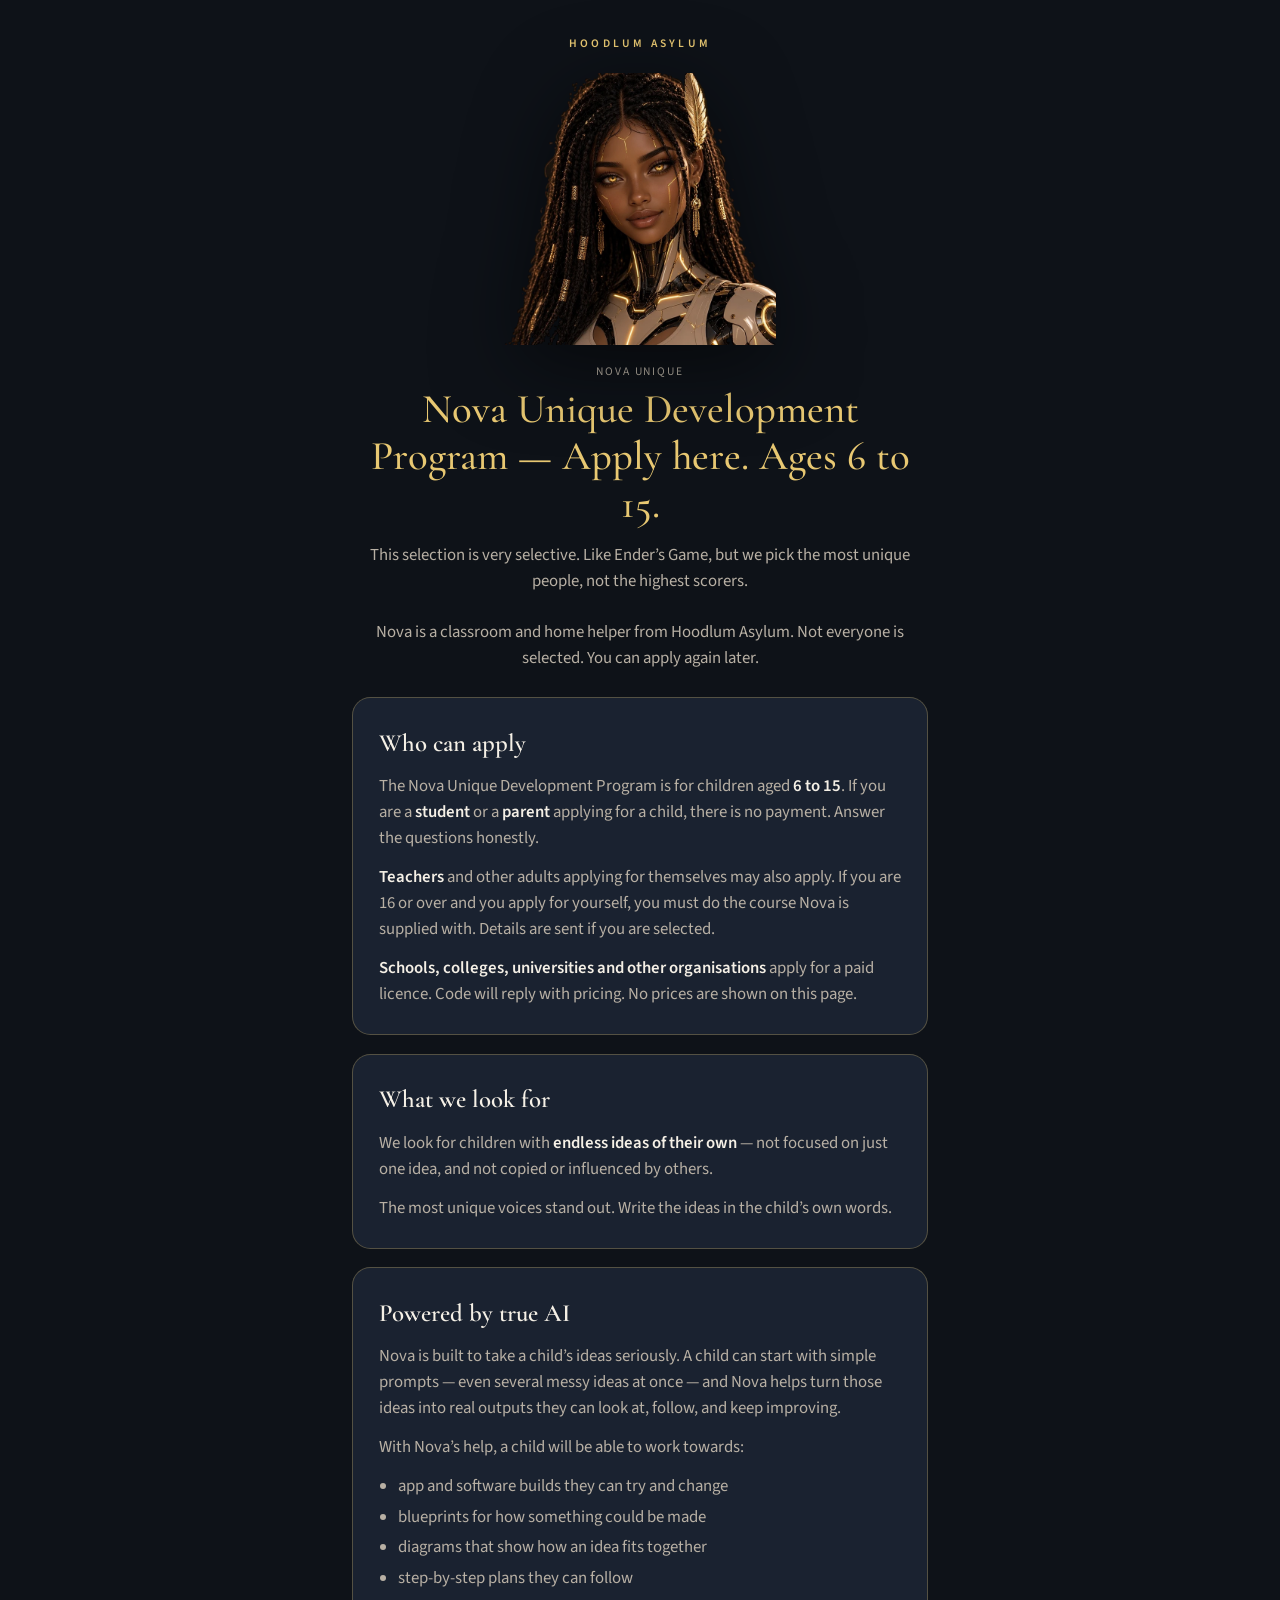
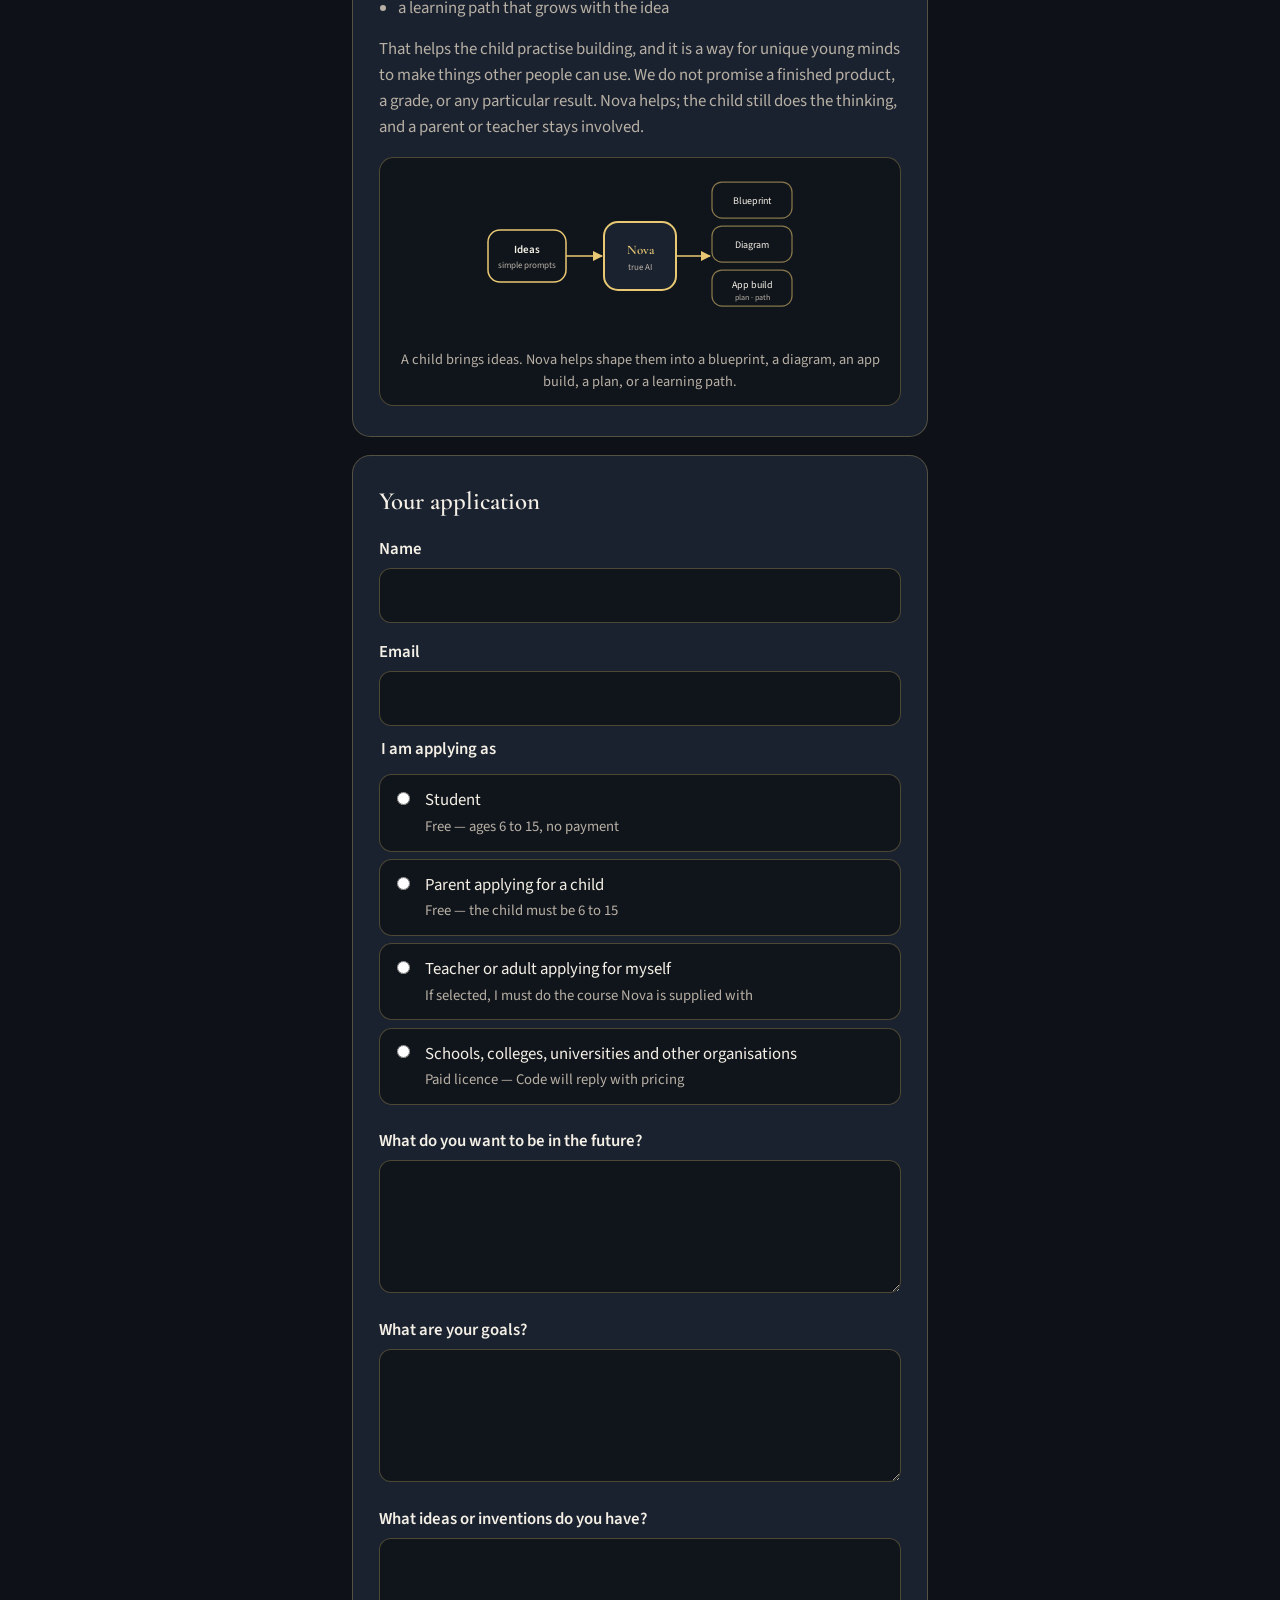
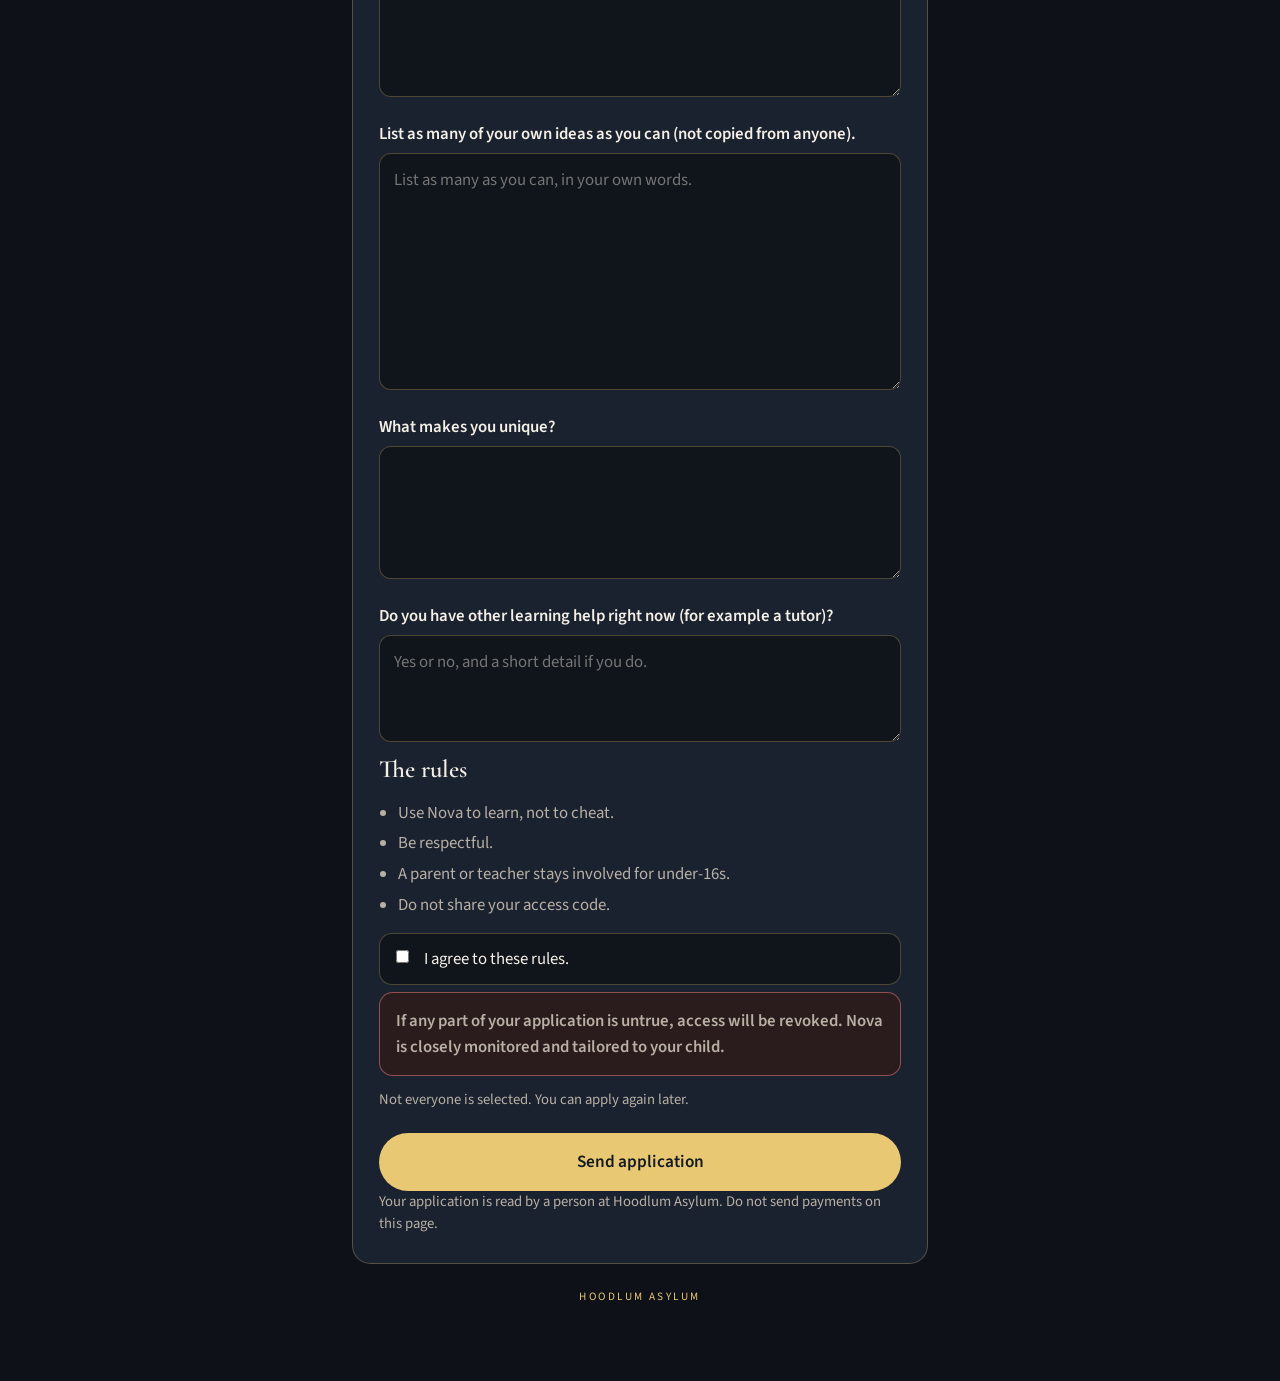
<file: docs/index.html>
<!DOCTYPE html>
<html lang="en">
<head>
  <meta charset="utf-8">
  <meta name="viewport" content="width=device-width, initial-scale=1, viewport-fit=cover">
  <title>Nova Unique Development Program — Apply here. Ages 6 to 15.</title>
  <meta name="description" content="Nova Unique Development Program — Apply here. Ages 6 to 15. Very selective. We pick the most unique people, not the highest scorers.">
  <meta name="theme-color" content="#0E1218">
  <link rel="icon" type="image/png" href="assets/favicon.png">
  <link rel="preconnect" href="https://fonts.googleapis.com">
  <link rel="preconnect" href="https://fonts.gstatic.com" crossorigin>
  <link href="https://fonts.googleapis.com/css2?family=Cormorant+Garamond:ital,wght@0,500;0,600;1,500&family=Source+Sans+3:wght@400;600&display=swap" rel="stylesheet">
  <link rel="stylesheet" href="style.css">
</head>
<body>
  <main class="wrap">
    <header class="hero">
      <p class="brand">Hoodlum Asylum</p>
      <img class="face" src="assets/nova-face.webp" width="720" height="720" alt="Nova, a gold and cream android with warm gold eyes and a gold feather in her braids">
      <p class="kicker">Nova Unique</p>
      <h1>Nova Unique Development Program — Apply here. Ages 6 to 15.</h1>
      <p class="lead">This selection is very selective. Like Ender’s Game, but we pick the most unique people, not the highest scorers.</p>
      <p class="lead">Nova is a classroom and home helper from Hoodlum Asylum. Not everyone is selected. You can apply again later.</p>
    </header>

    <section class="card" aria-labelledby="who-heading">
      <h2 id="who-heading">Who can apply</h2>
      <p>The Nova Unique Development Program is for children aged <strong>6 to 15</strong>. If you are a <strong>student</strong> or a <strong>parent</strong> applying for a child, there is no payment. Answer the questions honestly.</p>
      <p><strong>Teachers</strong> and other adults applying for themselves may also apply. If you are 16 or over and you apply for yourself, you must do the course Nova is supplied with. Details are sent if you are selected.</p>
      <p><strong>Schools, colleges, universities and other organisations</strong> apply for a paid licence. Code will reply with pricing. No prices are shown on this page.</p>
    </section>

    <section class="card" aria-labelledby="look-heading">
      <h2 id="look-heading">What we look for</h2>
      <p>We look for children with <strong>endless ideas of their own</strong> — not focused on just one idea, and not copied or influenced by others.</p>
      <p>The most unique voices stand out. Write the ideas in the child’s own words.</p>
    </section>

    <section class="card powered" aria-labelledby="powered-heading">
      <h2 id="powered-heading">Powered by true AI</h2>
      <p>Nova is built to take a child’s ideas seriously. A child can start with simple prompts — even several messy ideas at once — and Nova helps turn those ideas into real outputs they can look at, follow, and keep improving.</p>
      <p>With Nova’s help, a child will be able to work towards:</p>
      <ul class="make">
        <li>app and software builds they can try and change</li>
        <li>blueprints for how something could be made</li>
        <li>diagrams that show how an idea fits together</li>
        <li>step-by-step plans they can follow</li>
        <li>a learning path that grows with the idea</li>
      </ul>
      <p>That helps the child practise building, and it is a way for unique young minds to make things other people can use. We do not promise a finished product, a grade, or any particular result. Nova helps; the child still does the thinking, and a parent or teacher stays involved.</p>

      <figure class="flow" aria-label="A child’s ideas go into Nova, and come out as a blueprint, a diagram, or an app build">
        <svg viewBox="0 0 320 168" width="320" height="168" role="img">
          <title>Ideas go into Nova, and come out as a blueprint, a diagram, or an app build</title>
          <defs>
            <marker id="arrow" viewBox="0 0 10 10" refX="9" refY="5" markerWidth="7" markerHeight="7" orient="auto-start-reverse">
              <path d="M 0 0 L 10 5 L 0 10 z" fill="#E8C872"></path>
            </marker>
          </defs>
          <rect x="8" y="58" width="78" height="52" rx="12" fill="#10151c" stroke="#E8C872" stroke-width="1.5"></rect>
          <text x="47" y="81" text-anchor="middle" fill="#F5F0E6" font-size="11" font-family="Source Sans 3, Segoe UI, sans-serif" font-weight="600">Ideas</text>
          <text x="47" y="96" text-anchor="middle" fill="#B8B0A4" font-size="9" font-family="Source Sans 3, Segoe UI, sans-serif">simple prompts</text>
          <line x1="86" y1="84" x2="122" y2="84" stroke="#E8C872" stroke-width="1.5" marker-end="url(#arrow)"></line>
          <rect x="124" y="50" width="72" height="68" rx="14" fill="#1A2230" stroke="#E8C872" stroke-width="2"></rect>
          <text x="160" y="82" text-anchor="middle" fill="#E8C872" font-size="13" font-family="Cormorant Garamond, Georgia, serif" font-weight="600">Nova</text>
          <text x="160" y="98" text-anchor="middle" fill="#B8B0A4" font-size="9" font-family="Source Sans 3, Segoe UI, sans-serif">true AI</text>
          <line x1="196" y1="84" x2="230" y2="84" stroke="#E8C872" stroke-width="1.5" marker-end="url(#arrow)"></line>
          <rect x="232" y="10" width="80" height="36" rx="10" fill="#10151c" stroke="rgba(232,200,114,0.55)" stroke-width="1.25"></rect>
          <text x="272" y="32" text-anchor="middle" fill="#F5F0E6" font-size="10" font-family="Source Sans 3, Segoe UI, sans-serif">Blueprint</text>
          <rect x="232" y="54" width="80" height="36" rx="10" fill="#10151c" stroke="rgba(232,200,114,0.55)" stroke-width="1.25"></rect>
          <text x="272" y="76" text-anchor="middle" fill="#F5F0E6" font-size="10" font-family="Source Sans 3, Segoe UI, sans-serif">Diagram</text>
          <rect x="232" y="98" width="80" height="36" rx="10" fill="#10151c" stroke="rgba(232,200,114,0.55)" stroke-width="1.25"></rect>
          <text x="272" y="116" text-anchor="middle" fill="#F5F0E6" font-size="10" font-family="Source Sans 3, Segoe UI, sans-serif">App build</text>
          <text x="272" y="128" text-anchor="middle" fill="#B8B0A4" font-size="8" font-family="Source Sans 3, Segoe UI, sans-serif">plan · path</text>
        </svg>
        <figcaption>A child brings ideas. Nova helps shape them into a blueprint, a diagram, an app build, a plan, or a learning path.</figcaption>
      </figure>
    </section>

    <form class="card form" action="https://formsubmit.co/hoodlumasylumuk@gmail.com" method="POST" id="apply-form">
      <input type="hidden" name="_subject" value="Nova Unique application">
      <input type="hidden" name="_template" value="table">
      <input type="hidden" name="_next" value="https://hoodlumasylum.github.io/nova/thanks.html">
      <input type="text" name="_honey" class="honey" tabindex="-1" autocomplete="off" aria-hidden="true">

      <h2>Your application</h2>

      <label for="name">Name</label>
      <input id="name" name="Name" type="text" autocomplete="name" required maxlength="120">

      <label for="email">Email</label>
      <input id="email" name="email" type="email" autocomplete="email" required maxlength="200">

      <fieldset>
        <legend>I am applying as</legend>
        <label class="choice">
          <input type="radio" name="role" value="Student" required>
          <span>Student <em>Free — ages 6 to 15, no payment</em></span>
        </label>
        <label class="choice">
          <input type="radio" name="role" value="Parent" required>
          <span>Parent applying for a child <em>Free — the child must be 6 to 15</em></span>
        </label>
        <label class="choice">
          <input type="radio" name="role" value="Teacher" required>
          <span>Teacher or adult applying for myself <em>If selected, I must do the course Nova is supplied with</em></span>
        </label>
        <label class="choice">
          <input type="radio" name="role" value="Schools, colleges, universities and other organisations" required>
          <span>Schools, colleges, universities and other organisations <em>Paid licence — Code will reply with pricing</em></span>
        </label>
      </fieldset>

      <div id="age-fields" hidden>
        <label for="child-age" id="age-label">Child’s age</label>
        <select id="child-age" name="Age">
          <option value="">Choose an age</option>
          <option value="6">6</option>
          <option value="7">7</option>
          <option value="8">8</option>
          <option value="9">9</option>
          <option value="10">10</option>
          <option value="11">11</option>
          <option value="12">12</option>
          <option value="13">13</option>
          <option value="14">14</option>
          <option value="15">15</option>
        </select>
        <p class="fine">Only ages 6 to 15 can be chosen.</p>
      </div>

      <div id="org-fields" class="org" hidden>
        <p class="org-note">This is a paid licence. Code will reply with pricing. No prices are shown here. Please add your organisation’s name and size.</p>
        <label for="org-name">Organisation name</label>
        <input id="org-name" name="organisation" type="text" maxlength="200" autocomplete="organization">
        <label for="org-size">Organisation size</label>
        <select id="org-size" name="organisation_size">
          <option value="">Choose a size</option>
          <option value="Under 50 people">Under 50 people</option>
          <option value="50 to 200 people">50 to 200 people</option>
          <option value="200 to 1,000 people">200 to 1,000 people</option>
          <option value="More than 1,000 people">More than 1,000 people</option>
        </select>
      </div>

      <div id="course-note" class="org" hidden>
        <p class="org-note">If you are 16 or over and you are applying for yourself, you must do the course Nova is supplied with. Details are sent if you are selected.</p>
        <label class="choice">
          <input type="checkbox" id="course-agree" name="Course_agreement" value="I understand that if I am selected I must do the course Nova is supplied with. Details will be sent if I am selected.">
          <span>I understand that, if I am selected, I must do the course Nova is supplied with. Details will be sent if I am selected.</span>
        </label>
      </div>

      <label for="future">What do you want to be in the future?</label>
      <textarea id="future" name="What do you want to be in the future?" required maxlength="2000" rows="4"></textarea>

      <label for="goals">What are your goals?</label>
      <textarea id="goals" name="What are your goals?" required maxlength="2000" rows="4"></textarea>

      <label for="ideas" id="ideas-label">What ideas or inventions do you have?</label>
      <p class="fine" id="ideas-help" hidden>Please sit with your child. Ask them what ideas they have, and write the child’s own answer here — not yours.</p>
      <textarea id="ideas" name="What ideas or inventions do you have?" required maxlength="2000" rows="5"></textarea>

      <label for="idea-list">List as many of your own ideas as you can (not copied from anyone).</label>
      <p class="fine" id="idea-list-help" hidden>Sit with your child and write their own ideas, in their own words. We want many ideas, not just one, and none should be copied or influenced by others.</p>
      <textarea id="idea-list" name="List as many of your own ideas as you can (not copied from anyone)." required maxlength="4000" rows="8" placeholder="List as many as you can, in your own words."></textarea>

      <label for="unique">What makes you unique?</label>
      <textarea id="unique" name="What makes you unique?" required maxlength="2000" rows="4"></textarea>

      <label for="help">Do you have other learning help right now (for example a tutor)?</label>
      <textarea id="help" name="Other learning help" required maxlength="2000" rows="3" placeholder="Yes or no, and a short detail if you do."></textarea>

      <div id="parent-fields" hidden>
        <h2>For parents</h2>
        <p>Sit with your child when you apply. The ideas answers above must be in the child’s own words, and must not be copied or influenced by others.</p>
        <label>List 19 things you want to teach your child</label>
        <p class="fine">Please number them honestly. Lists that are silly or not educational are declined.</p>
        <div class="teach-list">
          <div class="teach-row">
            <label for="teach-1">1.</label>
            <input id="teach-1" name="Teach_1" type="text" maxlength="200" autocomplete="off">
          </div>
          <div class="teach-row">
            <label for="teach-2">2.</label>
            <input id="teach-2" name="Teach_2" type="text" maxlength="200" autocomplete="off">
          </div>
          <div class="teach-row">
            <label for="teach-3">3.</label>
            <input id="teach-3" name="Teach_3" type="text" maxlength="200" autocomplete="off">
          </div>
          <div class="teach-row">
            <label for="teach-4">4.</label>
            <input id="teach-4" name="Teach_4" type="text" maxlength="200" autocomplete="off">
          </div>
          <div class="teach-row">
            <label for="teach-5">5.</label>
            <input id="teach-5" name="Teach_5" type="text" maxlength="200" autocomplete="off">
          </div>
          <div class="teach-row">
            <label for="teach-6">6.</label>
            <input id="teach-6" name="Teach_6" type="text" maxlength="200" autocomplete="off">
          </div>
          <div class="teach-row">
            <label for="teach-7">7.</label>
            <input id="teach-7" name="Teach_7" type="text" maxlength="200" autocomplete="off">
          </div>
          <div class="teach-row">
            <label for="teach-8">8.</label>
            <input id="teach-8" name="Teach_8" type="text" maxlength="200" autocomplete="off">
          </div>
          <div class="teach-row">
            <label for="teach-9">9.</label>
            <input id="teach-9" name="Teach_9" type="text" maxlength="200" autocomplete="off">
          </div>
          <div class="teach-row">
            <label for="teach-10">10.</label>
            <input id="teach-10" name="Teach_10" type="text" maxlength="200" autocomplete="off">
          </div>
          <div class="teach-row">
            <label for="teach-11">11.</label>
            <input id="teach-11" name="Teach_11" type="text" maxlength="200" autocomplete="off">
          </div>
          <div class="teach-row">
            <label for="teach-12">12.</label>
            <input id="teach-12" name="Teach_12" type="text" maxlength="200" autocomplete="off">
          </div>
          <div class="teach-row">
            <label for="teach-13">13.</label>
            <input id="teach-13" name="Teach_13" type="text" maxlength="200" autocomplete="off">
          </div>
          <div class="teach-row">
            <label for="teach-14">14.</label>
            <input id="teach-14" name="Teach_14" type="text" maxlength="200" autocomplete="off">
          </div>
          <div class="teach-row">
            <label for="teach-15">15.</label>
            <input id="teach-15" name="Teach_15" type="text" maxlength="200" autocomplete="off">
          </div>
          <div class="teach-row">
            <label for="teach-16">16.</label>
            <input id="teach-16" name="Teach_16" type="text" maxlength="200" autocomplete="off">
          </div>
          <div class="teach-row">
            <label for="teach-17">17.</label>
            <input id="teach-17" name="Teach_17" type="text" maxlength="200" autocomplete="off">
          </div>
          <div class="teach-row">
            <label for="teach-18">18.</label>
            <input id="teach-18" name="Teach_18" type="text" maxlength="200" autocomplete="off">
          </div>
          <div class="teach-row">
            <label for="teach-19">19.</label>
            <input id="teach-19" name="Teach_19" type="text" maxlength="200" autocomplete="off">
          </div>
        </div>
      </div>

      <h2>The rules</h2>
      <ul class="rules">
        <li>Use Nova to learn, not to cheat.</li>
        <li>Be respectful.</li>
        <li>A parent or teacher stays involved for under-16s.</li>
        <li>Do not share your access code.</li>
      </ul>
      <label class="choice">
        <input type="checkbox" id="rules" name="Rules_agreement" value="I agree to the rules: use Nova to learn not to cheat; be respectful; a parent or teacher stays involved for under-16s; do not share your access code." required>
        <span>I agree to these rules.</span>
      </label>

      <p class="warn">If any part of your application is untrue, access will be revoked. Nova is closely monitored and tailored to your child.</p>
      <p class="fine">Not everyone is selected. You can apply again later.</p>

      <button type="submit">Send application</button>
      <p class="fine">Your application is read by a person at Hoodlum Asylum. Do not send payments on this page.</p>
    </form>

    <footer>
      <p>Hoodlum Asylum</p>
    </footer>
  </main>
  <script src="apply.js"></script>
</body>
</html>
</file>
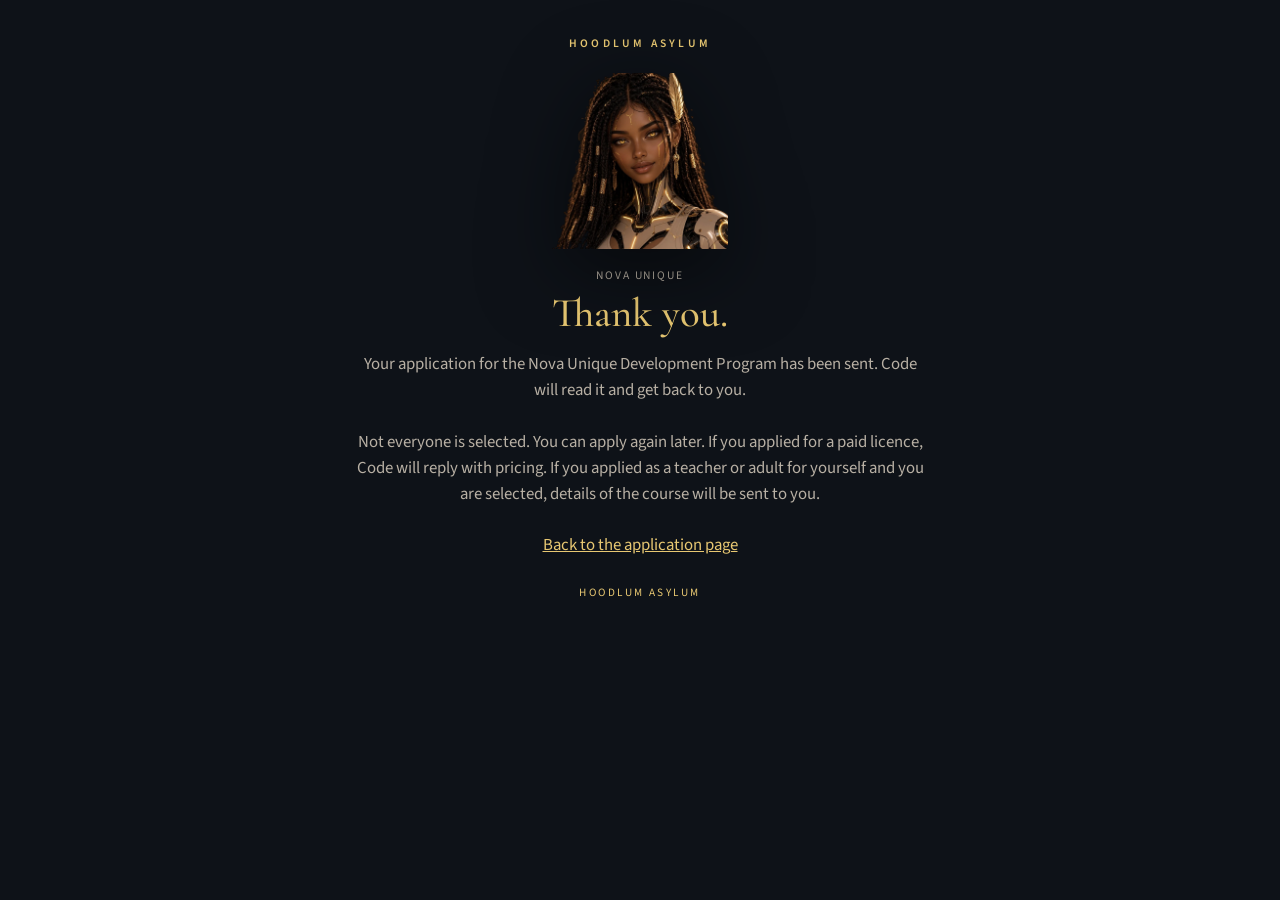
<file: docs/thanks.html>
<!DOCTYPE html>
<html lang="en">
<head>
  <meta charset="utf-8">
  <meta name="viewport" content="width=device-width, initial-scale=1, viewport-fit=cover">
  <title>Application received — Nova Unique</title>
  <meta name="theme-color" content="#0E1218">
  <meta name="robots" content="noindex">
  <link rel="icon" type="image/png" href="assets/favicon.png">
  <link rel="preconnect" href="https://fonts.googleapis.com">
  <link rel="preconnect" href="https://fonts.gstatic.com" crossorigin>
  <link href="https://fonts.googleapis.com/css2?family=Cormorant+Garamond:ital,wght@0,500;0,600;1,500&family=Source+Sans+3:wght@400;600&display=swap" rel="stylesheet">
  <link rel="stylesheet" href="style.css">
</head>
<body>
  <main class="wrap">
    <header class="hero">
      <p class="brand">Hoodlum Asylum</p>
      <img class="face face-small" src="assets/nova-face.webp" width="720" height="720" alt="Nova">
      <p class="kicker">Nova Unique</p>
      <h1>Thank you.</h1>
      <p class="lead">Your application for the Nova Unique Development Program has been sent. Code will read it and get back to you.</p>
      <p class="lead">Not everyone is selected. You can apply again later. If you applied for a paid licence, Code will reply with pricing. If you applied as a teacher or adult for yourself and you are selected, details of the course will be sent to you.</p>
      <p class="lead"><a href="index.html">Back to the application page</a></p>
    </header>
    <footer>
      <p>Hoodlum Asylum</p>
    </footer>
  </main>
</body>
</html>
</file>
<file: docs/style.css>
:root {
  --bg: #0E1218;
  --card: #1A2230;
  --gold: #E8C872;
  --text: #F5F0E6;
  --muted: #B8B0A4;
  --ink: #141A22;
  --line: rgba(232, 200, 114, 0.28);
}

* { box-sizing: border-box; }
html, body { margin: 0; padding: 0; }
body {
  background: var(--bg);
  color: var(--text);
  font-family: "Source Sans 3", "Segoe UI", sans-serif;
  font-size: 1.05rem;
  line-height: 1.55;
  -webkit-font-smoothing: antialiased;
}

.wrap {
  width: min(36rem, calc(100% - 2rem));
  margin: 0 auto;
  padding: 1.5rem 0 4rem;
}

.hero { text-align: center; }
.brand {
  margin: 0 0 1.25rem;
  color: var(--gold);
  letter-spacing: 0.28em;
  text-transform: uppercase;
  font-size: 0.72rem;
  font-weight: 600;
}
.face {
  display: block;
  width: min(17rem, 78vw);
  height: auto;
  margin: 0 auto 1.1rem;
  filter: drop-shadow(0 18px 40px rgba(0, 0, 0, 0.55));
}
.face-small { width: min(11rem, 55vw); }
.kicker {
  margin: 0;
  color: var(--muted);
  letter-spacing: 0.16em;
  text-transform: uppercase;
  font-size: 0.72rem;
}
h1 {
  font-family: "Cormorant Garamond", Georgia, serif;
  font-weight: 500;
  font-size: clamp(1.7rem, 6.4vw, 2.55rem);
  line-height: 1.16;
  color: var(--gold);
  margin: 0.35rem 0 0.85rem;
}
.lead, .card p, .fine, footer p {
  color: var(--muted);
}
.lead { margin: 0 0 1.6rem; }
.lead a, footer a { color: var(--gold); }

.card {
  background: var(--card);
  border: 1px solid var(--line);
  border-radius: 1.15rem;
  padding: 1.35rem 1.25rem 1.45rem;
  margin-bottom: 1.15rem;
}
.card h2, .form h2 {
  font-family: "Cormorant Garamond", Georgia, serif;
  font-weight: 600;
  font-size: 1.55rem;
  color: var(--text);
  margin: 0 0 0.7rem;
}
.card p { margin: 0 0 0.8rem; }
.card p:last-child { margin-bottom: 0; }
.card strong { color: var(--text); font-weight: 600; }

label, legend {
  display: block;
  margin: 1rem 0 0.35rem;
  color: var(--text);
  font-weight: 600;
}
fieldset {
  border: 0;
  margin: 0.6rem 0 0;
  padding: 0;
}
.choice {
  display: flex;
  gap: 0.75rem;
  align-items: flex-start;
  font-weight: 400;
  margin: 0.45rem 0;
  padding: 0.75rem 0.8rem;
  border: 1px solid var(--line);
  border-radius: 0.8rem;
  background: #10151c;
  cursor: pointer;
}
.choice:has(input:checked) {
  border-color: var(--gold);
  box-shadow: inset 0 0 0 1px var(--gold);
}
.choice input { margin-top: 0.3rem; accent-color: var(--gold); flex: 0 0 auto; }
.choice span { display: block; }
.choice em {
  display: block;
  margin-top: 0.15rem;
  font-style: normal;
  color: var(--muted);
  font-size: 0.92rem;
  font-weight: 400;
}

input[type="text"], input[type="email"], select, textarea {
  width: 100%;
  padding: 0.85rem 0.9rem;
  border-radius: 0.75rem;
  border: 1px solid var(--line);
  background: #10151c;
  color: var(--text);
  font: inherit;
  font-size: 1.05rem;
}
textarea { resize: vertical; min-height: 5.5rem; }
input:focus, select:focus, textarea:focus, button:focus-visible {
  outline: 2px solid var(--gold);
  outline-offset: 2px;
}

.org {
  margin-top: 1rem;
  padding: 0.9rem 0.9rem 1rem;
  border-radius: 0.9rem;
  border: 1px dashed var(--line);
}
.org-note { color: var(--muted); margin: 0 0 0.4rem; font-size: 0.98rem; }

button[type="submit"] {
  display: block;
  width: 100%;
  margin-top: 1.35rem;
  padding: 0.95rem 1rem;
  border: 0;
  border-radius: 999px;
  background: var(--gold);
  color: var(--ink);
  font: inherit;
  font-weight: 600;
  font-size: 1.08rem;
  cursor: pointer;
}
button[type="submit"]:hover { filter: brightness(1.06); }

.fine { margin: 0.85rem 0 0; font-size: 0.92rem; }
footer { text-align: center; margin-top: 1.5rem; }
footer p {
  letter-spacing: 0.22em;
  text-transform: uppercase;
  font-size: 0.7rem;
  color: var(--gold);
}

.honey {
  position: absolute;
  left: -9999px;
  height: 0;
  width: 0;
  overflow: hidden;
}

ul.make {
  margin: 0.2rem 0 0.9rem;
  padding-left: 1.2rem;
  color: var(--muted);
}
ul.make li { margin: 0.28rem 0; }

.flow {
  margin: 1.1rem 0 0.2rem;
  padding: 0.85rem 0.4rem 0.7rem;
  border-radius: 0.9rem;
  border: 1px solid var(--line);
  background: #10151c;
  text-align: center;
}
.flow svg {
  display: block;
  width: min(100%, 20rem);
  height: auto;
  margin: 0 auto;
}
.flow figcaption {
  margin: 0.55rem 0.4rem 0;
  color: var(--muted);
  font-size: 0.9rem;
}

ul.rules {
  margin: 0.4rem 0 0.9rem;
  padding-left: 1.2rem;
  color: var(--muted);
}
ul.rules li { margin: 0.3rem 0; }

.teach-list { margin: 0.6rem 0 0.4rem; }
.teach-row {
  display: flex;
  align-items: center;
  gap: 0.55rem;
  margin: 0.35rem 0;
}
.teach-row label {
  margin: 0;
  min-width: 1.6rem;
  color: var(--gold);
}
.teach-row input { flex: 1; padding: 0.65rem 0.75rem; }

.warn {
  margin: 1.15rem 0 0.6rem;
  padding: 0.95rem 1rem;
  border-radius: 0.85rem;
  border: 1px solid rgba(224, 122, 122, 0.55);
  background: #2a1c1c;
  color: #ffd0d0;
  font-weight: 600;
}

#age-fields, #parent-fields, #course-note { margin-top: 1rem; }

@media (min-width: 640px) {
  .wrap { padding-top: 2.2rem; }
  .card, .form { padding: 1.6rem 1.6rem 1.7rem; }
}
</file>
